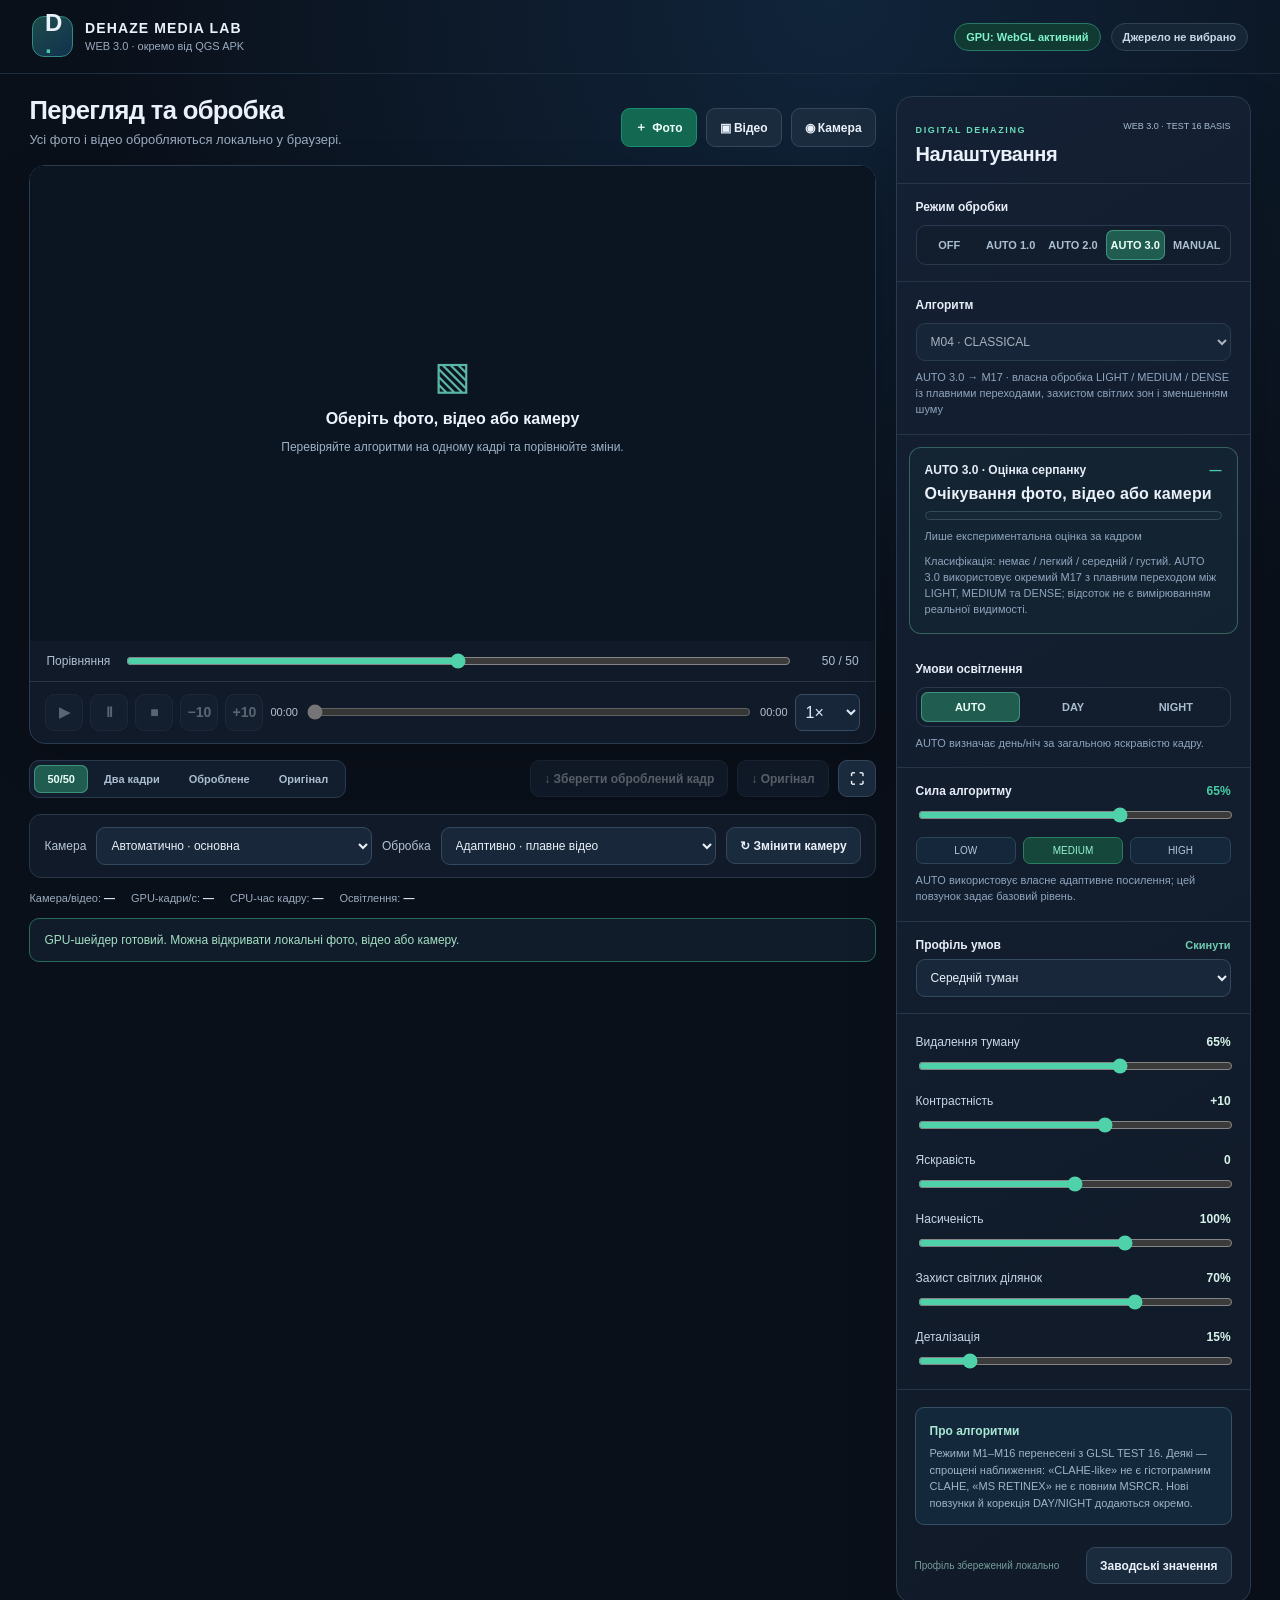
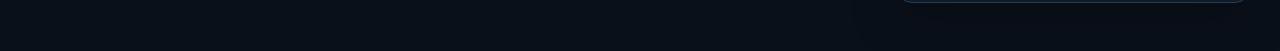
<file: index.html>
<!doctype html>
<html lang="uk">
<head>
  <meta charset="utf-8">
  <meta name="viewport" content="width=device-width, initial-scale=1, viewport-fit=cover">
  <meta name="theme-color" content="#0b1220">
  <meta name="description" content="Незалежна лабораторія для порівняння алгоритмів Digital Dehazing на фото, відео та камері.">
  <link rel="icon" href="./assets/icon.svg" type="image/svg+xml">
  <link rel="manifest" href="./manifest.webmanifest">
  <link rel="stylesheet" href="./src/styles.css">
  <title>Dehaze Media Lab — Web 3.0</title>
</head>
<body>
  <header class="topbar">
    <div class="brand"><div class="mark" aria-hidden="true">D<span>·</span></div><div><b>DEHAZE MEDIA LAB</b><small>WEB 3.0 · окремо від QGS APK</small></div></div>
    <div class="top-actions"><span id="gpuTag" class="pill">GPU: ініціалізація</span><span id="sourceTag" class="pill subtle">Джерело не вибрано</span></div>
  </header>
  <main class="layout">
    <section class="workspace" aria-label="Попередній перегляд">
      <div class="workspace-head">
        <div><h1>Перегляд та обробка</h1><p>Усі фото і відео обробляються локально у браузері.</p></div>
        <div class="source-actions">
          <button id="openPhoto" class="btn primary"><span>＋</span> Фото</button>
          <button id="openVideo" class="btn">▣ Відео</button>
          <button id="openCamera" class="btn">◉ Камера</button>
        </div>
        <input id="photoInput" type="file" accept="image/*" hidden>
        <input id="videoInput" type="file" accept="video/*" hidden>
      </div>
      <div class="viewer-shell">
        <div id="viewer" class="viewer view-split" role="img" aria-label="Порівняння оригіналу та обробки">
          <video id="mediaElement" muted playsinline preload="auto" aria-label="Локальний відеоплеєр"></video>
          <div class="canvas-pane original"><canvas id="originalCanvas"></canvas><span class="pane-label">ОРИГІНАЛ</span></div>
          <div class="canvas-pane processed"><canvas id="processedCanvas"></canvas><span class="pane-label">DEHAZE</span></div>
          <div id="divider" class="split-divider" aria-hidden="true"></div>
          <div id="emptyState" class="empty-state"><div class="empty-icon">▧</div><strong>Оберіть фото, відео або камеру</strong><span>Перевіряйте алгоритми на одному кадрі та порівнюйте зміни.</span></div>
          <div id="fogOverlay" class="fog-overlay" role="group" aria-label="Автоматична оцінка сили туману" hidden>
            <div class="fog-overlay-row"><span class="fog-overlay-caption">СЕРПАНОК · АВТОАНАЛІЗ</span><strong id="fogOverlayPercent">—</strong></div>
            <div id="fogOverlayMeter" class="fog-overlay-track" role="progressbar" aria-label="Оцінка сили серпанку" aria-valuemin="0" aria-valuemax="100" aria-valuenow="0"><div id="fogOverlayFill" class="fog-overlay-fill"></div></div>
            <div id="fogOverlayLabel" class="fog-overlay-result">Аналіз кадру…</div>
          </div>
          <div class="view-bottom"><span id="previewMode" class="on-video">AUTO 3.0 · M17</span><span id="resolutionBadge" class="on-video">—</span></div>
        </div>
        <div id="splitBar" class="split-bar"><label for="splitRange">Порівняння</label><input id="splitRange" type="range" min="0" max="100" value="50"><output id="splitValue">50 / 50</output></div>
        <div class="playback-controls">
          <button id="playBtn" class="btn square" title="Відтворення" disabled>▶</button>
          <button id="pauseBtn" class="btn square" title="Пауза" disabled>Ⅱ</button>
          <button id="stopBtn" class="btn square" title="Стоп" disabled>■</button>
          <button id="minus10" class="btn square" title="Назад на 10 секунд" disabled>−10</button>
          <button id="plus10" class="btn square" title="Вперед на 10 секунд" disabled>+10</button>
          <span id="curTime" class="time">00:00</span>
          <input id="timeline" aria-label="Шкала часу" class="timeline" type="range" min="0" max="1000" value="0" disabled>
          <span id="duration" class="time">00:00</span>
          <select id="speed" aria-label="Швидкість відео" class="mini-select"><option value="0.5">0.5×</option><option value="1" selected>1×</option><option value="1.5">1.5×</option><option value="2">2×</option></select>
        </div>
      </div>
      <div class="view-options">
        <div class="segmented" role="group" aria-label="Тип порівняння">
          <button data-view="split" class="active">50/50</button><button data-view="side">Два кадри</button><button data-view="processed">Оброблене</button><button data-view="original">Оригінал</button>
        </div>
        <div class="view-exports"><button id="saveFrame" class="btn" disabled>↓ Зберегти оброблений кадр</button><button id="saveOriginal" class="btn" disabled>↓ Оригінал</button><button id="fullScreen" class="btn square" title="На весь екран">⛶</button></div>
      </div>
      <div class="camera-options"><label for="cameraSelect">Камера</label><select id="cameraSelect" class="field"><option value="">Автоматично · основна</option></select><label for="resSelect">Обробка</label><select id="resSelect" class="field"><option value="auto" selected>Адаптивно · плавне відео</option><option value="native">Макс. доступна</option><option value="1920">До 1080p</option><option value="1280">До 720p</option><option value="854">До 480p</option></select><button class="btn" id="swapCamera">↻ Змінити камеру</button></div>
      <div class="metrics"><span>Камера/відео: <b id="sourceResolution">—</b></span><span>GPU-кадри/с: <b id="fps">—</b></span><span>CPU-час кадру: <b id="frameMs">—</b></span><span>Освітлення: <b id="lightState">—</b></span></div>
      <div id="message" class="message" role="status">Для доступу до камери потрібен HTTPS або localhost. Фото й відео працюють локально.</div>
    </section>
    <aside class="settings" aria-label="Налаштування алгоритмів">
      <div class="settings-head"><div><span class="eyebrow">DIGITAL DEHAZING</span><h2>Налаштування</h2></div><span class="version">WEB 3.0 · TEST 16 BASIS</span></div>
      <div class="section"><label class="section-title">Режим обробки</label><div id="modeTabs" class="segmented three"><button data-mode="off">OFF</button><button data-mode="auto1">AUTO 1.0</button><button data-mode="auto2">AUTO 2.0</button><button data-mode="auto3" class="active">AUTO 3.0</button><button data-mode="manual">MANUAL</button></div></div>
      <div class="section"><label class="section-title" for="algorithm">Алгоритм</label><select id="algorithm" class="field full" disabled></select><p class="hint" id="modeDetail">AUTO 2.0: CLASSICAL + EDGE DCP (M16)</p></div>
      <div class="section auto3-scan" id="auto3Panel">
        <div class="section-row"><label class="section-title">AUTO 3.0 · Оцінка серпанку</label><output id="fogPercent">—</output></div>
        <div class="fog-state" id="fogState">Очікування фото, відео або камери</div>
        <div class="fog-progress"><div id="fogMeter"></div></div>
        <p class="hint" id="fogConfidence">Лише експериментальна оцінка за кадром</p>
        <p class="hint">Класифікація: немає / легкий / середній / густий. AUTO 3.0 використовує окремий M17 з плавним переходом між LIGHT, MEDIUM та DENSE; відсоток не є вимірюванням реальної видимості.</p>
      </div>
      <div class="section"><label class="section-title">Умови освітлення</label><div id="sceneTabs" class="segmented three"><button data-scene="auto" class="active">AUTO</button><button data-scene="day">DAY</button><button data-scene="night">NIGHT</button></div><p class="hint">AUTO визначає день/ніч за загальною яскравістю кадру.</p></div>
      <div class="section"><div class="section-row"><label class="section-title" for="strength">Сила алгоритму</label><output id="strengthOut">65%</output></div><input type="range" id="strength" min="0" max="100" step="1" value="65"><div class="preset-buttons" id="strengthPresets"><button data-strength="35">LOW</button><button data-strength="65" class="active">MEDIUM</button><button data-strength="100">HIGH</button></div><p class="hint">AUTO використовує власне адаптивне посилення; цей повзунок задає базовий рівень.</p></div>
      <div class="section"><div class="section-row"><label class="section-title" for="scenePreset">Профіль умов</label><button id="reset" class="link-button">Скинути</button></div><select id="scenePreset" class="field full"><option value="medium">Середній туман</option><option value="light">Легкий серпанок</option><option value="dense">Густий туман</option><option value="dusk">Сутінки / ніч</option><option value="custom">Власний</option></select></div>
      <div class="section ranges" id="sliders">
        <div class="slider-setting"><div class="section-row"><label for="haze">Видалення туману</label><output data-for="haze">65%</output></div><input type="range" id="haze" min="0" max="100" value="65" step="1"></div>
        <div class="slider-setting"><div class="section-row"><label for="contrast">Контрастність</label><output data-for="contrast">+10</output></div><input type="range" id="contrast" min="-50" max="50" value="10" step="1"></div>
        <div class="slider-setting"><div class="section-row"><label for="brightness">Яскравість</label><output data-for="brightness">0</output></div><input type="range" id="brightness" min="-50" max="50" value="0" step="1"></div>
        <div class="slider-setting"><div class="section-row"><label for="saturation">Насиченість</label><output data-for="saturation">100%</output></div><input type="range" id="saturation" min="0" max="150" value="100" step="1"></div>
        <div class="slider-setting"><div class="section-row"><label for="sky">Захист світлих ділянок</label><output data-for="sky">70%</output></div><input type="range" id="sky" min="0" max="100" value="70" step="1"></div>
        <div class="slider-setting"><div class="section-row"><label for="detail">Деталізація</label><output data-for="detail">15%</output></div><input type="range" id="detail" min="0" max="100" value="15" step="1"></div>
      </div>
      <div class="section note"><b>Про алгоритми</b><p>Режими M1–M16 перенесені з GLSL TEST 16. Деякі — спрощені наближення: «CLAHE-like» не є гістограмним CLAHE, «MS RETINEX» не є повним MSRCR. Нові повзунки й корекція DAY/NIGHT додаються окремо.</p></div>
      <div class="settings-footer"><span id="profileState">Профіль збережений локально</span><button id="restoreDefaults" class="btn">Заводські значення</button></div>
    </aside>
  </main>
  
  <canvas id="analysisCanvas" width="96" height="54" hidden></canvas>
  <script type="module" src="./src/app.js"></script>
</body>
</html>
</file>
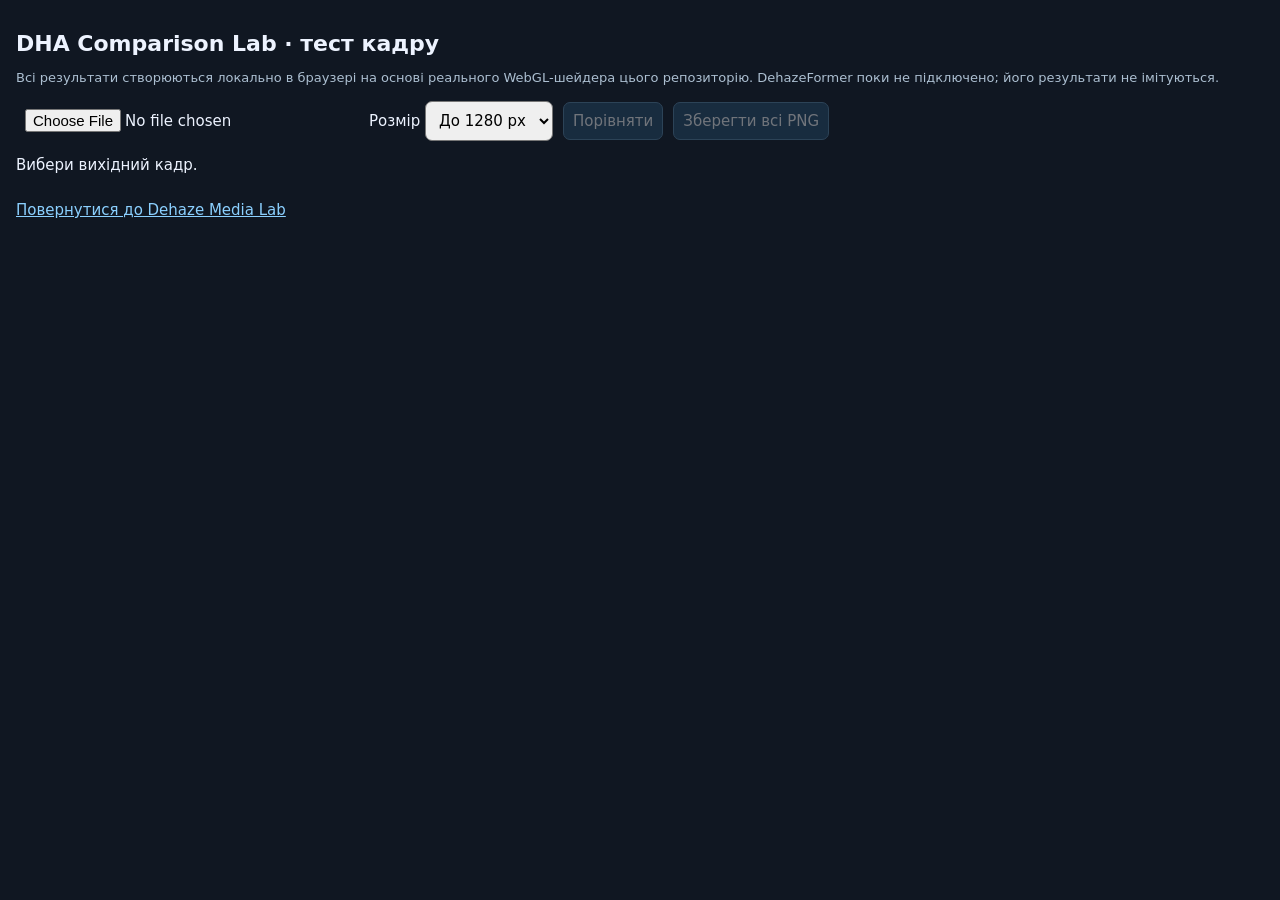
<file: comparison.html>
<!doctype html>
<html lang="uk"><meta charset="utf-8"><meta name="viewport" content="width=device-width,initial-scale=1">
<title>DHA Comparison Lab</title>
<style>
body{margin:0;background:#101722;color:#edf3ff;font:15px system-ui;padding:16px}h1{font-size:22px}a{color:#8bd0ff}.controls{display:flex;flex-wrap:wrap;gap:10px;align-items:center;margin:15px 0}button,select,input{font:inherit;padding:9px;border-radius:7px}button{background:#264c6b;color:white;border:1px solid #5785a8;cursor:pointer}button:disabled{opacity:.4}.grid{display:grid;grid-template-columns:repeat(auto-fit,minmax(min(100%,330px),1fr));gap:15px}.tile{background:#202c3b;padding:10px;border-radius:9px}.tile canvas{width:100%;height:auto;display:block;background:#05080d}.tile h2{font-size:16px;margin:4px 0 10px}.hint{color:#acbfd1;font-size:13px}#status{margin:12px 0}
</style>
<h1>DHA Comparison Lab · тест кадру</h1>
<p class="hint">Всі результати створюються локально в браузері на основі реального WebGL-шейдера цього репозиторію. DehazeFormer поки не підключено; його результати не імітуються.</p>
<div class="controls"><input id="file" type="file" accept="image/png,image/jpeg,image/webp"><label>Розмір <select id="size"><option value="1280">До 1280 px</option><option value="1920">До 1920 px</option><option value="4096">До 4096 px</option></select></label><button id="run" disabled>Порівняти</button><button id="save" disabled>Зберегти всі PNG</button></div>
<div id="status">Вибери вихідний кадр.</div><div class="grid" id="grid"></div>
<p><a href="./index.html">Повернутися до Dehaze Media Lab</a></p>
<script type="module">
import {DehazeGL} from './src/gl.js';
import {estimateFog,fogLabel} from './src/auto3.js';
const $=id=>document.getElementById(id),grid=$('grid');
const modes=[["ORIGINAL","off",0],["AUTO 1.0","auto1",14],["AUTO 2.0","auto2",16],["AUTO 3.0","auto3",17],["ADAPTIVE M1","manual",1],["FAST DCP M2","manual",2],["LIVE DCP M3","manual",3],["CLASSICAL M4","manual",4],["DCP BALANCED M5","manual",5],["DCP STRONG M6","manual",6],["CAP M7","manual",7],["CLAHE-LIKE M8","manual",8],["RETINEX-LIKE M9","manual",9],["EDGE DCP M10","manual",10],["MS RETINEX (LITE) M11","manual",11],["LIME LIGHT M12","manual",12],["LOCAL GAMMA M13","manual",13],["CLASSIC + DCP M14","manual",14],["LOCAL CONTRAST M15","manual",15]];
let img=null,results=[];
$('file').onchange=()=>{const file=$('file').files[0];if(!file)return;const url=URL.createObjectURL(file);const im=new Image();im.onload=()=>{img=im;URL.revokeObjectURL(url);$('run').disabled=false;$('status').textContent='Кадр завантажено: '+im.naturalWidth+'×'+im.naturalHeight;};im.onerror=()=>{$('status').textContent='Помилка відкриття зображення';URL.revokeObjectURL(url)};im.src=url};
$('run').onclick=async()=>{if(!img)return;$('run').disabled=true;$('save').disabled=true;grid.replaceChildren();results=[];
try{
const max=Number($('size').value),scale=Math.min(1,max/Math.max(img.naturalWidth,img.naturalHeight));
const source=document.createElement('canvas');source.width=Math.round(img.naturalWidth*scale);source.height=Math.round(img.naturalHeight*scale);const ctx=source.getContext('2d',{willReadFrequently:true});ctx.drawImage(img,0,0,source.width,source.height);
const sample=document.createElement('canvas');sample.width=160;sample.height=Math.max(5,Math.round(160*source.height/source.width));const sx=sample.getContext('2d',{willReadFrequently:true});sx.drawImage(source,0,0,sample.width,sample.height);const fog=estimateFog(sx.getImageData(0,0,sample.width,sample.height));
$('status').textContent='Оцінка AUTO 3.0: '+(fog.valid?fogLabel(fog.density)+' ('+Math.round(fog.density*100)+'%)':'недоступна')+'. Обробка…';
const settings={processing:'manual',strength:65,haze:65,brightness:0,contrast:10,saturation:100,sky:70,detail:15};
for(const [label,processing,mode] of modes){
const tile=document.createElement('div');tile.className='tile';const title=document.createElement('h2');title.textContent=label;const canvas=document.createElement('canvas');canvas.width=source.width;canvas.height=source.height;tile.append(title,canvas);grid.append(tile);
if(processing==='off'){canvas.getContext('2d').drawImage(source,0,0)}else{
const gl=new DehazeGL(canvas);await gl.initialize();gl.draw(source,{...settings,processing},mode,false,fog);
}
results.push([label,canvas]);await new Promise(r=>setTimeout(r,0));
}
$('status').textContent='Готово: '+results.length+' варіантів. Результати залежать від можливостей WebGL пристрою.';$('save').disabled=false;
}catch(e){$('status').textContent='Помилка: '+e.message;console.error(e)}
finally{$('run').disabled=false}};
$('save').onclick=async()=>{for(const [name,canvas] of results){const a=document.createElement('a');a.download='DHA_'+name.replace(/[^a-z0-9]+/gi,'_')+'.png';a.href=canvas.toDataURL('image/png');a.click();await new Promise(r=>setTimeout(r,250))}};
</script></html>
</file>
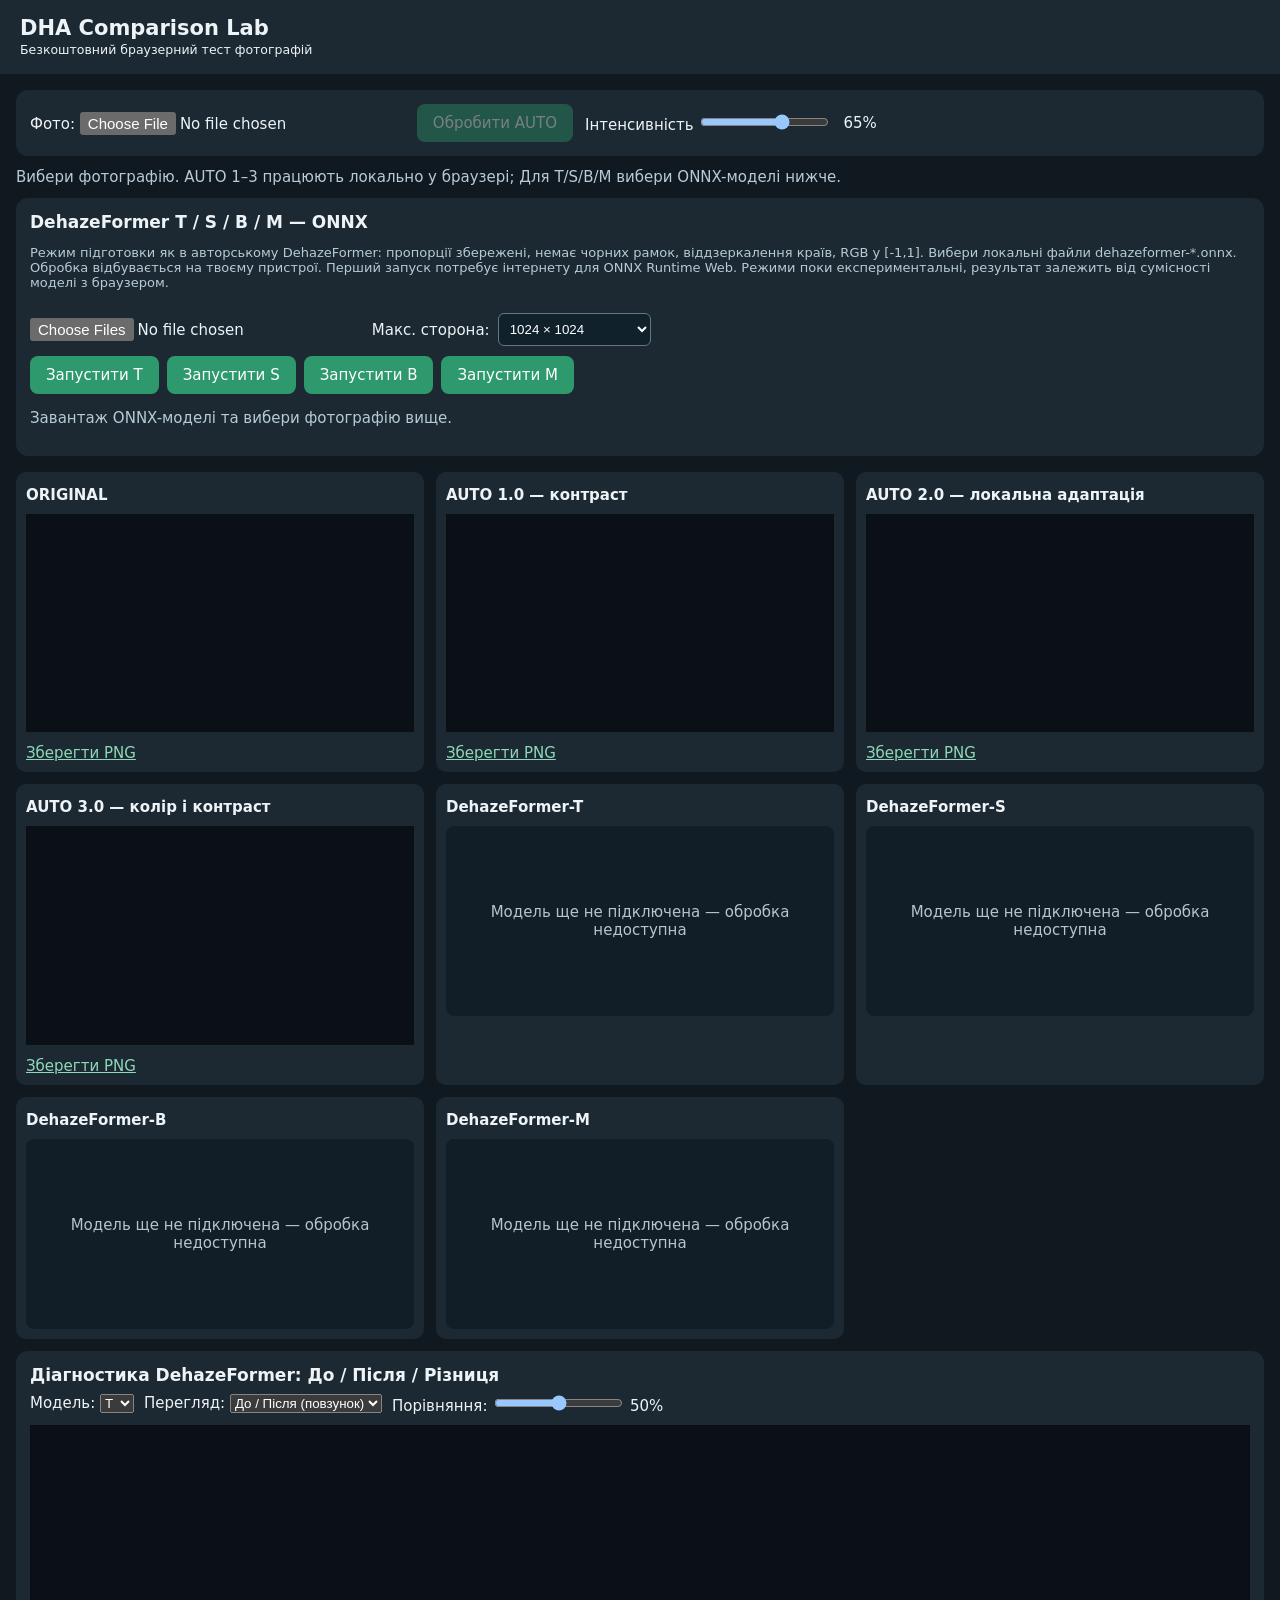
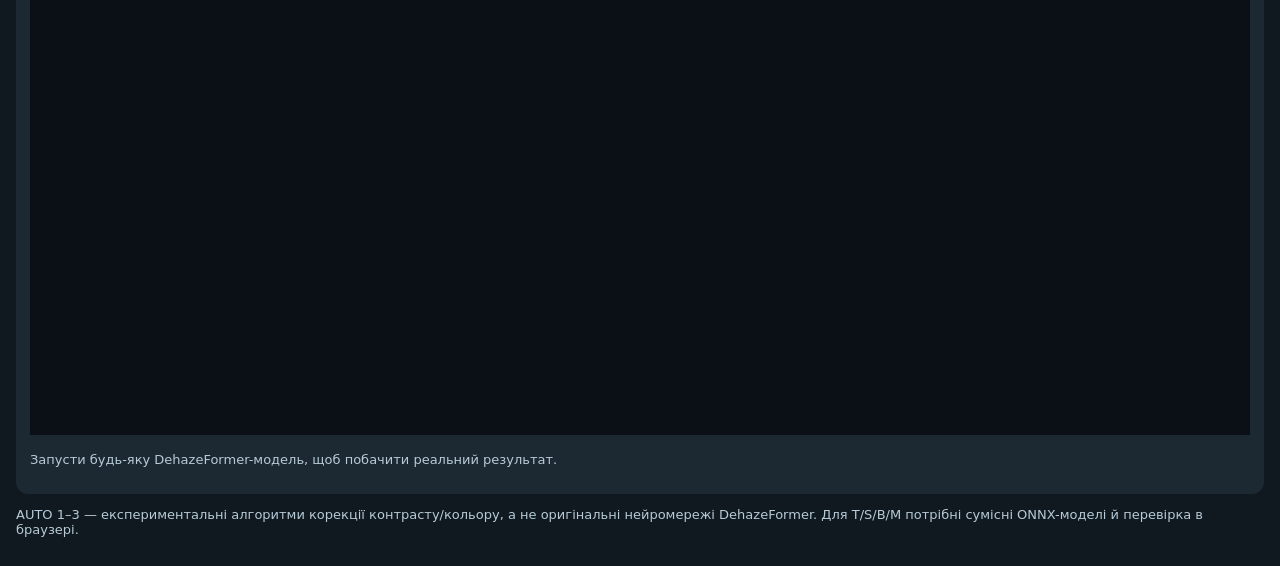
<file: offline_dehaze/tablet.html>
<!doctype html>
<html lang="uk">
<head>
<meta charset="utf-8"><meta name="viewport" content="width=device-width,initial-scale=1">
<title>DHA Comparison Lab — вебтест</title>
<style>
:root{color-scheme:dark}body{margin:0;background:#101820;color:#edf3f6;font:15px system-ui,sans-serif}header{background:#1c2933;padding:16px 20px}h1{font-size:21px;margin:0}main{max-width:1450px;margin:auto;padding:16px}.controls{display:flex;flex-wrap:wrap;align-items:center;gap:12px;background:#1c2933;padding:14px;border-radius:12px}button,input{font:inherit}button{border:0;border-radius:8px;padding:10px 16px;background:#2d996c;color:white;cursor:pointer}button:disabled{opacity:.4}.grid{display:grid;grid-template-columns:repeat(auto-fit,minmax(min(100%,350px),1fr));gap:12px;margin-top:16px}.tile{background:#1c2933;border-radius:10px;padding:10px}.tile h2{font-size:15px;margin:4px 0 10px}.tile canvas{width:100%;height:auto;object-fit:contain;background:#0b1016;max-height:520px}.tile .pending{min-height:170px;display:grid;place-items:center;color:#b6c4cd;text-align:center;background:#121e27;border-radius:8px;padding:10px}.tile a{display:inline-block;color:#8ed9b8;margin-top:8px}#status{margin:12px 0;color:#b7cbd6}.hint{color:#b7cbd6;font-size:13px}
</style>
</head>
<body><header><h1>DHA Comparison Lab</h1><small>Безкоштовний браузерний тест фотографій</small></header>
<main>
<div class="controls"><label>Фото: <input type="file" id="file" accept="image/*"></label><button id="run" disabled>Обробити AUTO</button><label>Інтенсивність <input id="strength" type="range" min="0" max="100" value="65"></label><output id="value">65%</output></div>
<p id="status">Вибери фотографію. AUTO 1–3 працюють локально у браузері; Для T/S/B/M вибери ONNX-моделі нижче.</p>

<section class="controls" style="margin-top:12px;display:block">
<h2 style="margin:0 0 8px;font-size:17px">DehazeFormer T / S / B / M — ONNX</h2>
<p class="hint">Режим підготовки як в авторському DehazeFormer: пропорції збережені, немає чорних рамок, віддзеркалення країв, RGB у [-1,1]. Вибери локальні файли dehazeformer-*.onnx. Обробка відбувається на твоєму пристрої. Перший запуск потребує інтернету для ONNX Runtime Web. Режими поки експериментальні, результат залежить від сумісності моделі з браузером.</p>
<input type="file" id="onnxFiles" accept=".onnx" multiple style="max-width:100%">
<label style="display:inline-flex;align-items:center;gap:8px;margin:10px 0 0 12px">Макс. сторона: <select id="onnxSize" style="padding:7px;background:#10212b;color:white;border:1px solid #657781;border-radius:6px"><option value="256">256 × 256</option><option value="512">512 × 512</option><option value="1024" selected>1024 × 1024</option><option value="original">Оригінал (до 1536)</option></select></label>
<div id="modelControls" style="display:flex;flex-wrap:wrap;gap:8px;margin-top:10px"></div>
<p id="onnxStatus" role="status" style="color:#b7cbd6">Завантаж ONNX-моделі та вибери фотографію вище.</p>
</section><div class="grid" id="grid"></div>
<section class="controls" style="margin-top:12px;display:block">
<h2 style="font-size:17px;margin:0 0 8px">Діагностика DehazeFormer: До / Після / Різниця</h2>
<div style="display:flex;gap:10px;flex-wrap:wrap;align-items:center;margin-bottom:10px">
<label>Модель: <select id="compareModel"><option value="t">T</option><option value="s">S</option><option value="b">B</option><option value="m">M</option></select></label>
<label>Перегляд: <select id="compareMode"><option value="split">До / Після (повзунок)</option><option value="after">Оброблене</option><option value="difference">Карта різниці × 8</option></select></label>
<label>Порівняння: <input type="range" id="compareSlider" min="0" max="100" value="50"> <output id="compareValue">50%</output></label>
</div>
<canvas id="compareCanvas" style="width:100%;height:auto;max-height:650px;object-fit:contain;background:#0b1016"></canvas>
<p class="hint" id="compareStatus">Запусти будь-яку DehazeFormer-модель, щоб побачити реальний результат.</p>
</section>
<p class="hint">AUTO 1–3 — експериментальні алгоритми корекції контрасту/кольору, а не оригінальні нейромережі DehazeFormer. Для T/S/B/M потрібні сумісні ONNX-моделі й перевірка в браузері.</p>
</main>
<script>
'use strict';
const modes=['ORIGINAL','AUTO 1.0 — контраст','AUTO 2.0 — локальна адаптація','AUTO 3.0 — колір і контраст','DehazeFormer-T','DehazeFormer-S','DehazeFormer-B','DehazeFormer-M'];
const grid=document.querySelector('#grid'), canvases=[];
modes.forEach((name,i)=>{const tile=document.createElement('section');tile.className='tile';const h=document.createElement('h2');h.textContent=name;tile.append(h);if(i<4){const c=document.createElement('canvas');c.width=640;c.height=360;tile.append(c);canvases.push(c);const a=document.createElement('a');a.textContent='Зберегти PNG';a.href='#';a.download='DHA-'+i+'.png';a.onclick=e=>{if(!image){e.preventDefault();return}a.href=c.toDataURL('image/png')};tile.append(a)}else{const d=document.createElement('div');d.className='pending';d.textContent='Модель ще не підключена — обробка недоступна';tile.append(d)}grid.append(tile)});
let image=null;const file=document.querySelector('#file'),run=document.querySelector('#run'),status=document.querySelector('#status'),slider=document.querySelector('#strength');
slider.oninput=()=>document.querySelector('#value').textContent=slider.value+'%';
file.onchange=async()=>{const f=file.files?.[0];if(!f)return;try{const url=URL.createObjectURL(f);const img=new Image();await new Promise((resolve,reject)=>{img.onload=resolve;img.onerror=reject;img.src=url});image=img;URL.revokeObjectURL(url);drawOriginal();run.disabled=false;status.textContent='Фото завантажено. Виконується AUTO 1–3…';setTimeout(()=>run.click(),50)}catch(e){status.textContent='Не вдалося відкрити фото: '+e.message}};
function drawOriginal(){const w=image.naturalWidth,h=image.naturalHeight,scale=Math.min(1,1536/Math.max(w,h));for(const c of canvases){c.width=Math.max(1,Math.round(w*scale));c.height=Math.max(1,Math.round(h*scale))}const c=canvases[0];c.getContext('2d',{willReadFrequently:true}).drawImage(image,0,0,c.width,c.height)}
function clamp(x){return Math.max(0,Math.min(255,x))}
function process(mode){const src=canvases[0],dst=canvases[mode],w=src.width,h=src.height,ctx=dst.getContext('2d');const data=src.getContext('2d').getImageData(0,0,w,h),a=data.data,original=new Uint8ClampedArray(a),strength=Number(slider.value)/100;let mean=0;for(let i=0;i<a.length;i+=4)mean+=.299*a[i]+.587*a[i+1]+.114*a[i+2];mean/=w*h;
let local=null;if(mode===2){const cw=Math.max(1,Math.ceil(w/32)),ch=Math.max(1,Math.ceil(h/32));const off=document.createElement('canvas');off.width=cw;off.height=ch;const oc=off.getContext('2d',{willReadFrequently:true});oc.drawImage(src,0,0,cw,ch);local=oc.getImageData(0,0,cw,ch).data}
for(let y=0;y<h;y++)for(let x=0;x<w;x++){const i=(y*w+x)*4;let r=original[i],g=original[i+1],b=original[i+2];if(mode===1){const k=1+.45*strength;r=(r-mean)*k+mean;g=(g-mean)*k+mean;b=(b-mean)*k+mean}else if(mode===2){const cx=Math.min(Math.ceil(w/32)-1,Math.floor(x/32)),cy=Math.min(Math.ceil(h/32)-1,Math.floor(y/32)),j=(cy*Math.ceil(w/32)+cx)*4;const l=(local[j]+local[j+1]+local[j+2])/3;const k=1+.65*strength;r=(r-l)*k+l;g=(g-l)*k+l;b=(b-l)*k+l}else{const k=1+.5*strength;r=(r-mean)*k+mean+7*strength;g=(g-mean)*k+mean+4*strength;b=(b-mean)*k+mean-8*strength}a[i]=clamp(r);a[i+1]=clamp(g);a[i+2]=clamp(b)}ctx.putImageData(data,0,0)}
run.onclick=()=>{if(!image)return;run.disabled=true;status.textContent='Обробка AUTO 1–3…';requestAnimationFrame(()=>setTimeout(()=>{try{drawOriginal();for(let m=1;m<=3;m++)process(m);status.textContent='Готово: ORIGINAL та AUTO 1–3. AUTO готові. Для DehazeFormer вибери ONNX-файли й запусти окремо.'}catch(e){status.textContent='Помилка обробки: '+e.message}finally{run.disabled=false}},30))};
</script>

<script>
(function(){
'use strict';
const slots=['t','s','b','m'];
const states=new Map();
const controls=document.getElementById('modelControls');
const picker=document.getElementById('onnxFiles');
const note=document.getElementById('onnxStatus');

const comparisonData=new Map();
const cmpModel=document.getElementById('compareModel');
const cmpMode=document.getElementById('compareMode');
const cmpSlider=document.getElementById('compareSlider');
const cmpValue=document.getElementById('compareValue');
const cmpCanvas=document.getElementById('compareCanvas');
const cmpStatus=document.getElementById('compareStatus');
function drawComparison(){
 const pair=comparisonData.get(cmpModel.value);
 if(!pair){cmpStatus.textContent='Для моделі '+cmpModel.value.toUpperCase()+' ще немає результату. Запусти її спочатку.';cmpCanvas.width=1;cmpCanvas.height=1;return}
 const {before,after,width,height}=pair;cmpCanvas.width=width;cmpCanvas.height=height;
 const cx=cmpCanvas.getContext('2d');const frame=cx.createImageData(width,height),dst=frame.data;
 const mode=cmpMode.value,pct=Number(cmpSlider.value)/100;
 for(let y=0;y<height;y++)for(let x=0;x<width;x++){
 const p=(y*width+x)*4;
 for(let c=0;c<3;c++){
 let value;
 if(mode==='difference')value=Math.min(255,Math.abs(after[p+c]-before[p+c])*8);
 else value=mode==='after'||x>=width*pct?after[p+c]:before[p+c];
 dst[p+c]=value
 }
 dst[p+3]=255;
 }
 cx.putImageData(frame,0,0);
 cmpStatus.textContent='Модель '+cmpModel.value.toUpperCase()+' — '+(mode==='difference'?'різниця посилена у 8 разів (це не результат видалення туману)':mode==='after'?'оброблений кадр':'ліворуч оригінал, праворуч оброблений кадр');
}
cmpModel.addEventListener('change',drawComparison);
cmpMode.addEventListener('change',drawComparison);
cmpSlider.addEventListener('input',()=>{cmpValue.textContent=cmpSlider.value+'%';drawComparison()});

let busy=false,ortPromise=null,pendingModel=null;
function setStatus(v){note.textContent=v}
function getCanvas(k){
 const tile=document.querySelectorAll('#grid .tile')[slots.indexOf(k)+4];
 if(!tile)throw new Error('Вікно моделі не знайдено');
 let canvas=tile.querySelector('canvas');
 if(!canvas){const pending=tile.querySelector('.pending');if(pending)pending.remove();
 canvas=document.createElement('canvas');tile.append(canvas);
 const save=document.createElement('a');save.textContent='Зберегти PNG';save.download='dehazeformer-'+k+'.png';save.href='#';
 save.addEventListener('click',e=>{if(!canvas.dataset.ready){e.preventDefault();return}save.href=canvas.toDataURL('image/png')});
 tile.append(save)}
 return canvas;
}
function prepareButtons(){
 controls.replaceChildren();
 for(const k of slots){const b=document.createElement('button');b.textContent='Запустити '+k.toUpperCase();b.disabled=busy;b.addEventListener('click',()=>{if(!states.has(k)){pendingModel=k;setStatus('Вибери файл dehazeformer-'+k+'.onnx для запуску '+k.toUpperCase());picker.click();return}infer(k)});controls.append(b)}
}
picker.addEventListener('change',()=>{
 for(const file of picker.files){const match=file.name.toLowerCase().match(/dehazeformer[-_]?([tsbm])\.onnx$/);
 if(match)states.set(match[1],file);else if(pendingModel && picker.files.length===1 && file.name.toLowerCase().endsWith('.onnx'))states.set(pendingModel,file)}
 const selected=pendingModel;pendingModel=null;
 prepareButtons();setStatus('Обрано моделей: '+states.size+'. Вибери фото і запусти потрібну модель.');
 if(selected&&states.has(selected)){if(document.getElementById('file').files?.length)infer(selected);else setStatus('Модель '+selected.toUpperCase()+' завантажена. Тепер вибери фотографію.')}
});
function loadRuntime(){
 if(!ortPromise)ortPromise=new Promise((resolve,reject)=>{
 if(window.ort){resolve(window.ort);return}
 const s=document.createElement('script');
 s.src='https://cdn.jsdelivr.net/npm/onnxruntime-web@1.20.1/dist/ort.min.js';
 s.onload=()=>{if(!window.ort){reject(new Error('ONNX Runtime не завантажився'));return}
 window.ort.env.wasm.wasmPaths='https://cdn.jsdelivr.net/npm/onnxruntime-web@1.20.1/dist/';
 window.ort.env.wasm.numThreads=1;resolve(window.ort)};
 s.onerror=()=>reject(new Error('Немає доступу до ONNX Runtime Web. Перевір інтернет.'));document.head.append(s)
 }).catch(e=>{ortPromise=null;throw e});return ortPromise;
}
async function infer(k){
 if(busy)return;
 const imageFile=document.getElementById('file').files?.[0];
 if(!imageFile){setStatus('Спочатку вибери фотографію.');return}
 const modelFile=states.get(k);if(!modelFile){setStatus('Вибери файл моделі '+k.toUpperCase());return}
 busy=true;prepareButtons();let session;
 try{
 setStatus(k.toUpperCase()+': завантаження ONNX Runtime…');
 const ort=await loadRuntime();
 const img=await createImageBitmap(imageFile);
 // Author-style preprocessing: RGB, [-1,1], preserve the image aspect ratio.
 // Resize only when necessary; reflect-pad right and bottom to a multiple of 32.
 const setting=document.getElementById('onnxSize').value;
 const maxSide=setting==='original'?Math.min(1536,Math.max(img.width,img.height)):Number(setting);
 const factor=Math.min(1,maxSide/Math.max(img.width,img.height));
 const rw=Math.max(1,Math.round(img.width*factor)),rh=Math.max(1,Math.round(img.height*factor));
 const inputW=Math.max(32,Math.ceil(rw/32)*32),inputH=Math.max(32,Math.ceil(rh/32)*32);
 const source=document.createElement('canvas');source.width=rw;source.height=rh;
 const cx=source.getContext('2d',{willReadFrequently:true});
 cx.drawImage(img,0,0,rw,rh);if(img.close)img.close();
 const pixels=cx.getImageData(0,0,rw,rh).data;
 const data=new Float32Array(3*inputW*inputH);
 function reflect(v,n){if(n<=1)return 0;const period=2*n-2;const j=v%period;return j<n?j:period-j}
 for(let y=0;y<inputH;y++)for(let x=0;x<inputW;x++){
   const sy=reflect(y,rh),sx=reflect(x,rw),p=(sy*rw+sx)*4,q=y*inputW+x;
   for(let c=0;c<3;c++)data[c*inputW*inputH+q]=pixels[p+c]/127.5-1;
 }
 setStatus(k.toUpperCase()+': читання моделі ('+(modelFile.size/1048576).toFixed(1)+' МБ)…');
 const buffer=await modelFile.arrayBuffer();
 setStatus(k.toUpperCase()+': ініціалізація моделі…');
 session=await ort.InferenceSession.create(buffer,{executionProviders:['wasm'],graphOptimizationLevel:'all'});
 const input=session.inputNames[0];setStatus(k.toUpperCase()+': авторська підготовка '+rw+'×'+rh+' (вхід '+inputW+'×'+inputH+'). Обробка…');
 const result=await session.run({[input]:new ort.Tensor('float32',data,[1,3,inputH,inputW])});
 const tensor=result[session.outputNames[0]],dims=tensor.dims;
 if(!dims||dims.length!==4||dims[1]!==3||dims[2]<rh||dims[3]<rw)throw new Error('Непідтримувана форма результату: '+JSON.stringify(dims));
 const hh=dims[2],ww=dims[3],out=tensor.data;
 const canvas=getCanvas(k);canvas.width=rw;canvas.height=rh;
 const render=canvas.getContext('2d');const rgba=render.createImageData(rw,rh);
 for(let y=0;y<rh;y++)for(let x=0;x<rw;x++){
 const src=y*ww+x,dst=(y*rw+x)*4;
 for(let c=0;c<3;c++)rgba.data[dst+c]=Math.min(255,Math.max(0,Math.round((out[c*ww*hh+src]+1)*127.5)));
 rgba.data[dst+3]=255}
 render.putImageData(rgba,0,0);canvas.dataset.ready='1';
 const originalCrop=new Uint8ClampedArray(rw*rh*4);
 for(let yy=0;yy<rh;yy++)for(let xx=0;xx<rw;xx++){const q=(yy*rw+xx)*4,p=q;for(let cc=0;cc<4;cc++)originalCrop[q+cc]=pixels[p+cc]}
 comparisonData.set(k,{before:originalCrop,after:new Uint8ClampedArray(rgba.data),width:rw,height:rh});cmpModel.value=k;drawComparison();let diff=0;for(let y=0;y<rh;y++)for(let x=0;x<rw;x++){const p=(y*rw+x)*4,q=p;for(let c=0;c<3;c++)diff+=Math.abs(rgba.data[q+c]-pixels[p+c])}const score=(100*diff/(rw*rh*3*255)).toFixed(2);setStatus(k.toUpperCase()+': готово. Середня зміна пікселів: '+score+'%. '+(Number(score)<0.5?'Результат майже збігається з оригіналом; можливе слабке видалення туману.':'Зображення можна зберегти.'));
 }catch(e){setStatus(k.toUpperCase()+': помилка — '+String(e.message||e)+'. Якщо ONNX не приймає прямокутний вхід, потрібен повторний експорт із динамічними розмірами.')}finally{
 try{if(session&&session.release)await session.release()}catch(_){}
 busy=false;prepareButtons()}
}
prepareButtons();
})();
</script>
</body></html>
</file>
<file: src/styles.css>
:root{color-scheme:dark;--bg:#0a101a;--card:#101a28;--panel:#141f2e;--line:#28364a;--text:#eaf1fa;--muted:#9aabbf;--accent:#47cda4;--blue:#6db8ff;font-family:Inter,-apple-system,BlinkMacSystemFont,"Segoe UI",Roboto,Arial,sans-serif}
*{box-sizing:border-box}body{margin:0;min-height:100vh;background:radial-gradient(circle at 65% 0,#10243a 0,transparent 40%),var(--bg);color:var(--text)}button,input,select{font:inherit}button{cursor:pointer}button:disabled{opacity:.35;cursor:not-allowed}button:focus-visible,input:focus-visible,select:focus-visible{outline:2px solid var(--accent);outline-offset:2px}
.topbar{padding:14px clamp(16px,2.5vw,36px);display:flex;align-items:center;justify-content:space-between;gap:16px;min-height:74px;border-bottom:1px solid #1e2e41}.brand{display:flex;align-items:center;gap:12px}.brand b{display:block;font-size:14px;letter-spacing:.08em}.brand small{color:var(--muted);font-size:11px}.mark{width:41px;height:41px;background:linear-gradient(145deg,#1c4c4a,#11314e);border:1px solid #328985;border-radius:12px;display:grid;place-content:center;font-size:24px;font-weight:850;letter-spacing:-.1em}.mark span{color:var(--accent)}.top-actions{display:flex;gap:10px;flex-wrap:wrap}.pill{padding:7px 11px;background:#103a32;color:#80f3ca;border:1px solid #287966;border-radius:999px;font-size:11px;font-weight:700;white-space:nowrap}.pill.subtle{color:#c7d6e8;background:#172637;border-color:#2d4054}
.layout{display:grid;grid-template-columns:minmax(0,1fr) 355px;gap:20px;max-width:1800px;margin:auto;padding:22px clamp(15px,2.3vw,34px) 48px}.workspace{min-width:0}.workspace-head{display:flex;align-items:flex-end;justify-content:space-between;gap:20px;margin:0 0 18px;flex-wrap:wrap}h1,h2,p{margin:0}h1{font-size:clamp(21px,2vw,28px);font-weight:730;letter-spacing:-.025em}.workspace-head p{font-size:13px;color:var(--muted);margin-top:7px}.source-actions,.view-exports{display:flex;gap:9px;flex-wrap:wrap}.btn{display:inline-flex;align-items:center;justify-content:center;gap:5px;background:#1b2b3e;border:1px solid #35465d;color:#eaf1fa;padding:10px 13px;border-radius:9px;font-weight:620;font-size:12px;white-space:nowrap;min-height:37px}.btn:hover:not(:disabled){border-color:#6e90ab;background:#243952}.btn.primary{background:#136852;border-color:#1b8e72;color:#ecfff8}.btn.primary:hover{background:#188c70}.btn.square{width:38px;min-width:38px;padding:0;font-size:14px}
.viewer-shell{background:var(--card);border:1px solid #2a3b50;border-radius:16px;overflow:hidden;box-shadow:0 16px 44px #0003}.viewer{width:100%;aspect-ratio:16/9;background:#050a11;min-height:240px;position:relative;overflow:hidden}.canvas-pane{position:absolute;inset:0;overflow:hidden;background:#05080d}.canvas-pane canvas{width:100%;height:100%;object-fit:contain;display:block}.pane-label{position:absolute;top:12px;left:12px;z-index:2;font-size:10px;font-weight:800;letter-spacing:.1em;color:#d7effe;background:#122233cb;border:1px solid #ffffff2d;border-radius:5px;padding:6px 8px;pointer-events:none}.view-split .processed{clip-path:inset(0 0 0 50%)}.view-split .processed .pane-label{left:auto;right:12px}.split-divider{position:absolute;z-index:4;top:0;bottom:0;left:50%;width:2px;background:#e6f7f0;box-shadow:0 0 12px #0009;pointer-events:none}.view-side{display:grid;grid-template-columns:1fr 1fr;gap:5px}.view-side .canvas-pane{position:relative;inset:auto;min-width:0}.view-side .canvas-pane canvas{height:100%;min-height:0}.view-side .split-divider,.view-processed .original,.view-original .processed,.view-original .split-divider,.view-processed .split-divider{display:none}.view-side .split-divider{display:none}.view-side .processed{clip-path:none!important}.view-processed .processed,.view-original .original{display:block;clip-path:none!important}.view-bottom{position:absolute;right:13px;bottom:13px;display:flex;gap:8px;z-index:4;pointer-events:none}.on-video{font-size:11px;background:#0b1728cf;color:#e2f7ff;padding:5px 9px;border:1px solid #ffffff30;border-radius:5px}.empty-state{position:absolute;inset:0;z-index:6;display:flex;align-items:center;justify-content:center;flex-direction:column;gap:12px;background:#0b1521;color:#9db1c5;text-align:center;padding:16px}.empty-state strong{font-size:16px;color:#ecf4ff}.empty-state span{font-size:12px}.empty-icon{font-size:39px;color:#5ab7a5}.split-bar{padding:10px 16px;display:flex;gap:14px;align-items:center;color:#afbfd2;font-size:12px;border-bottom:1px solid #29374a}.split-bar input{flex:1}.split-bar output{font-variant-numeric:tabular-nums;min-width:52px;text-align:right}.playback-controls{display:flex;gap:7px;align-items:center;padding:12px 15px}.time{font-size:11px;color:#b3c2d4;font-variant-numeric:tabular-nums}.timeline{flex:1;min-width:80px}.mini-select{background:#172639;color:#dfebf9;border:1px solid #384d65;border-radius:7px;padding:8px 6px;max-width:65px}
.view-options{display:flex;align-items:center;justify-content:space-between;gap:12px;flex-wrap:wrap;margin:16px 0}.segmented{display:flex;align-items:center;gap:3px;padding:4px;border-radius:10px;background:#121e2d;border:1px solid #293a4f;width:max-content;max-width:100%}.segmented button{color:#abbdd1;border:0;border-radius:7px;padding:8px 13px;background:transparent;font-size:11px;font-weight:680;white-space:nowrap}.segmented button.active{color:#e9fff6;background:#205c50;box-shadow:inset 0 0 0 1px #3d947a}.segmented button:hover:not(.active){background:#243449}.view-options .segmented{overflow:auto}.camera-options{display:flex;align-items:center;gap:10px;background:var(--card);padding:12px 14px;border:1px solid var(--line);border-radius:12px;flex-wrap:wrap}.camera-options label{color:#b4c4d6;font-size:12px}.field{background:#18283a;border:1px solid #35495e;color:var(--text);border-radius:9px;padding:9px 10px;min-height:38px;font-size:12px;min-width:150px}.field.full{width:100%}.camera-options .field{flex:1;max-width:285px}.metrics{display:flex;gap:16px;flex-wrap:wrap;color:var(--muted);font-size:11px;margin:14px 0}.metrics b{color:#d8e6f5}.message{border:1px solid #334959;background:#101c2a;border-radius:10px;padding:12px 14px;font-size:12px;line-height:1.5;color:#a6c2d3}.message.error{color:#ffc2bf;border-color:#7e3e41;background:#2b1c25}.message.ok{color:#a5dfc4;border-color:#276c55}
.settings{border:1px solid #293b50;background:linear-gradient(150deg,#142033,#101a28);border-radius:16px;align-self:start;overflow:hidden;box-shadow:0 20px 50px #0003}.settings-head{padding:22px 19px 17px;display:flex;justify-content:space-between;align-items:start;gap:8px;border-bottom:1px solid var(--line)}.eyebrow{font-size:9px;color:#68dbb9;font-weight:800;letter-spacing:.18em}.settings h2{margin-top:6px;font-size:20px;letter-spacing:-.02em}.version{font-size:9px;color:#a7bcd0;text-align:right;line-height:1.6}.section{padding:16px 19px;border-bottom:1px solid #26364a}.section-title{font-size:12px;font-weight:730;color:#e6edf8;display:block;margin-bottom:11px}.section-row{display:flex;align-items:center;justify-content:space-between;gap:10px;font-size:12px;margin-bottom:7px}.section-row .section-title{margin-bottom:0}.section-row output{color:var(--accent);font-variant-numeric:tabular-nums;font-weight:700}.section .segmented{width:100%;flex-wrap:wrap}.section .segmented button{flex:1;padding:9px 5px}.hint{margin-top:9px;font-size:11px;line-height:1.45;color:#8fa5be}.section input[type=range]{width:100%}.preset-buttons{display:flex;gap:7px;margin-top:10px}.preset-buttons button{flex:1;padding:7px 5px;font-size:10px;color:#b3c9d8;background:#15273b;border:1px solid #2c4557;border-radius:7px}.preset-buttons button.active{color:#94f1cd;border-color:#287e61;background:#16473b}.link-button{border:0;background:transparent;padding:0;color:#70cdb3;font-size:11px;font-weight:700}.ranges{padding-top:5px}.slider-setting{padding-top:16px}.slider-setting .section-row label{color:#c6d7e9}.slider-setting output{color:#d7f3e9}input[type=range]{accent-color:#4fd1a9;cursor:pointer}.section.note{background:#13283a;margin:17px 18px 4px;padding:13px 14px;border-radius:9px;border:1px solid #355065}.section.note b{font-size:12px;color:#a9e6d4}.section.note p{font-size:11px;line-height:1.5;color:#a0b3c7;margin-top:6px}.settings-footer{padding:18px;display:flex;align-items:center;justify-content:space-between;gap:12px}.settings-footer span{font-size:10px;color:#779d9b;line-height:1.4}
/* Video occupies a full media layer: 2×2 transparent elements can prevent
   proper decoded video frames on Android WebView devices. */
#mediaElement{position:absolute;inset:0;width:100%;height:100%;object-fit:contain;opacity:1;pointer-events:none;z-index:0;background:#05080d}
.viewer .canvas-pane.original{z-index:1}
.viewer .canvas-pane.processed{z-index:2}
.viewer.media-fallback .canvas-pane{display:none!important}
.viewer.media-fallback #mediaElement{z-index:2;pointer-events:auto}
.viewer.media-fallback .split-divider{display:none!important}
@media(max-width:1180px){.layout{grid-template-columns:minmax(0,1fr) 310px;gap:14px}.settings-head{padding:17px 14px}.section{padding:14px}.settings-footer{padding:14px}}@media(max-width:850px){.layout{grid-template-columns:1fr;max-width:740px}.settings{order:2}.topbar{padding:12px 16px}.top-actions{display:none}.viewer{min-height:180px}.settings .section .segmented button{padding:10px 4px}}@media(max-width:520px){.layout{padding:12px 10px 35px}.topbar{min-height:62px}.brand small{font-size:10px}.workspace-head{gap:12px}.source-actions{width:100%}.source-actions .btn{flex:1}.playback-controls{gap:4px;padding:9px 6px}.playback-controls .btn.square{width:32px;min-width:32px;font-size:11px}.time{font-size:10px}.view-options .segmented{width:100%}.view-options .segmented button{flex:1;padding:8px 4px}.view-exports{width:100%}.view-exports .btn{flex:1}.camera-options .field{width:100%;max-width:none;flex:auto}.viewer{aspect-ratio:16/10}.split-bar{padding:10px;gap:8px}.metrics{gap:8px 14px}}

[hidden]{display:none!important}

/* AUTO 3.0 status */
.auto3-scan{border:1px solid rgba(88,168,147,.48);border-radius:12px;margin:12px;padding:15px;background:rgba(28,77,69,.12)}
.auto3-scan .section-title{margin:0}
.auto3-scan .fog-state{font-weight:700;letter-spacing:.01em;margin:8px 0}
.auto3-scan .fog-progress{height:9px;background:#162735;border-radius:999px;overflow:hidden;border:1px solid #334a59}
.auto3-scan .fog-progress>div{height:100%;width:0;background:#49b8a2;border-radius:999px;transition:width .3s ease}
.auto3-scan .hint{margin-top:9px;line-height:1.45}


/* AUTO 3.0 fog-meter overlay: visible across all modes without stealing input. */
.fog-overlay{position:absolute;z-index:9;top:12px;left:50%;transform:translateX(-50%);width:clamp(168px,28vw,268px);padding:9px 12px 8px;border:1px solid #a2e6dd78;border-radius:12px;background:rgba(7,19,31,.83);box-shadow:0 4px 18px #0008;backdrop-filter:blur(7px);pointer-events:none;color:#e8fff9;font-variant-numeric:tabular-nums}
.fog-overlay[hidden]{display:none!important}
.fog-overlay-row{display:flex;align-items:center;justify-content:space-between;gap:6px}
.fog-overlay-caption{font-size:9px;font-weight:800;letter-spacing:.065em;color:#adcec9}
.fog-overlay-row strong{font-size:14px;line-height:1.1}
.fog-overlay-track{height:5px;margin-top:7px;background:#294153;border-radius:10px;overflow:hidden}
.fog-overlay-fill{width:0%;height:100%;border-radius:10px;background:#61d6b0;transition:width .65s ease}
.fog-overlay-result{font-size:10px;line-height:1.25;margin-top:5px;white-space:nowrap;overflow:hidden;text-overflow:ellipsis;color:#d2f1e9}
.fog-overlay[data-level="medium"] .fog-overlay-fill{background:#d6c36d}
.fog-overlay[data-level="dense"] .fog-overlay-fill{background:#e89865}
.fog-overlay[data-level="unknown"] .fog-overlay-fill{background:#6c8797}
@media(max-width:620px){.fog-overlay{width:min(54vw,232px);top:9px;padding:7px 9px}.fog-overlay-caption{font-size:8px}.fog-overlay-row strong{font-size:12px}.fog-overlay-result{font-size:9px}}
</file>
